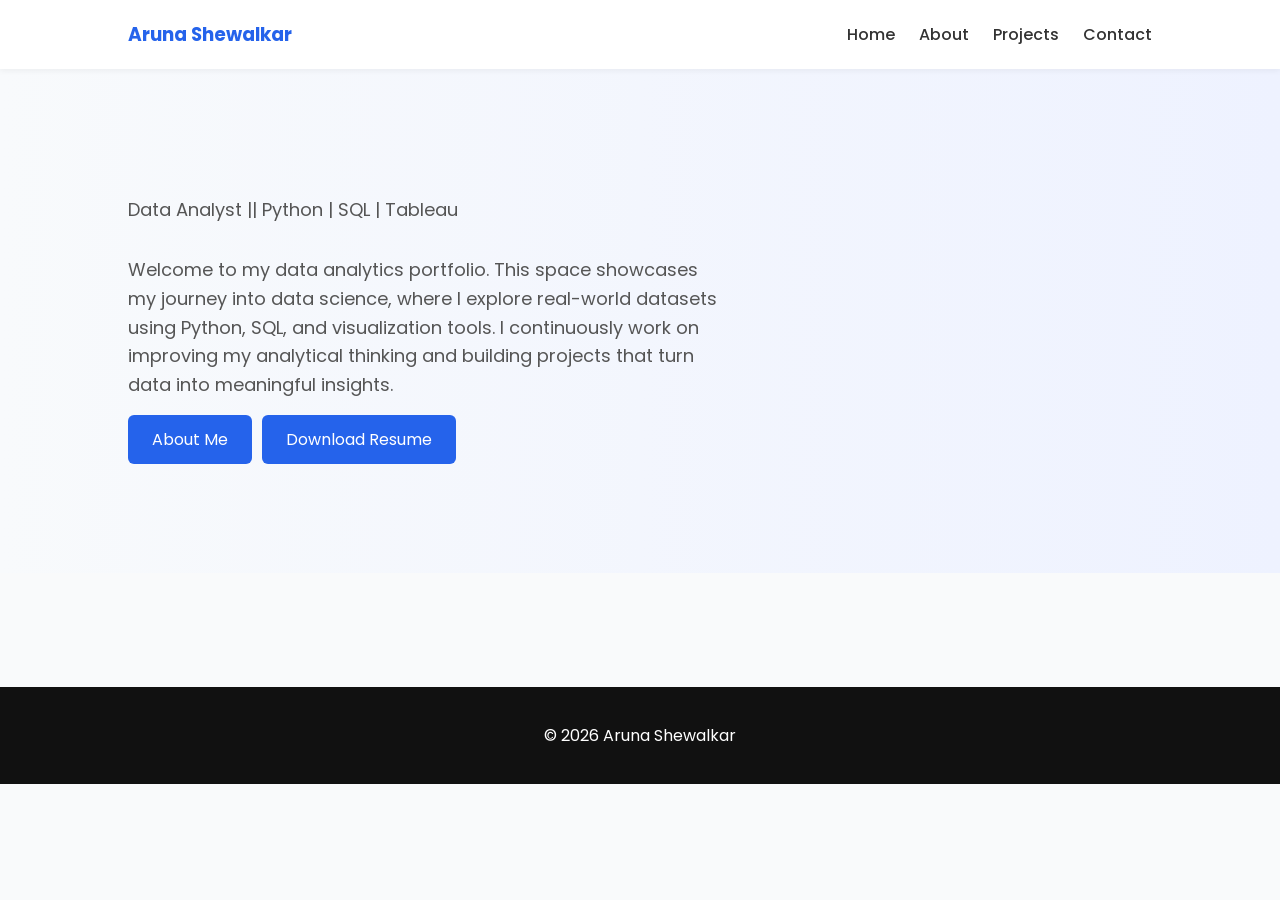
<file: index.html>
<!DOCTYPE html>
<html lang="en">
<head>
  <meta charset="UTF-8">
  <meta name="viewport" content="width=device-width, initial-scale=1.0">
  <title>Aruna Shewalkar | Data Analyst</title>

  <link href="https://fonts.googleapis.com/css2?family=Poppins:wght@300;500;600&display=swap" rel="stylesheet">

  <style>
    html {
      scroll-behavior: smooth;
    }

    body {
      margin: 0;
      font-family: 'Poppins', sans-serif;
      background: #f9fafb;
      color: #333;
    }

    /* NAVBAR */
    nav {
      display: flex;
      justify-content: space-between;
      align-items: center;
      padding: 20px 10%;
      background: white;
      box-shadow: 0 2px 6px rgba(0,0,0,0.05);
      position: sticky;
      top: 0;
    }

    nav h3 {
      margin: 0;
      color: #2563eb;
    }

    nav a {
      margin-left: 20px;
      text-decoration: none;
      color: #333;
      font-weight: 500;
    }

    nav a:hover {
      color: #2563eb;
    }

    /* HERO SECTION */
    .hero {
      height: 56vh;
      display: flex;
      flex-direction: column;
      justify-content: center;
      align-items: flex-start;
      padding: 0 10%;
      background: linear-gradient(to right, #f8fafc, #eef2ff);
    }

    .hero h1 {
      font-size: 42px;
      margin-bottom: 10px;
    }

    .hero p {
      font-size: 18px;
      color: #555;
      margin-bottom: 15px;
      max-width: 600px;
    }

    .intro {
      font-size: 16px;
      line-height: 1.6;
      color: #555;
      max-width: 600px;
      margin-bottom: 25px;
    }

    .buttons {
      display: flex;
      gap: 10px;
    }

    .btn {
      padding: 12px 24px;
      background: #2563eb;
      color: white;
      border-radius: 6px;
      text-decoration: none;
      display: inline-block;
    }

    /* CONTENT SECTION */
    .content {
      padding: 60px 0;
    }

    .container {
      max-width: 900px;
      margin-left: 10%;
    }

    .container h2 {
      margin-bottom: 15px;
    }

    .container p {
      line-height: 1.7;
      color: #444;
    }

    /* FOOTER */
    footer {
      text-align: center;
      padding: 20px;
      background: #111;
      color: white;
      margin-top: 114px;
    }

  </style>
</head>

<body>

  <!-- NAVBAR -->
  <nav>
    <h3>Aruna Shewalkar</h3>
    <div>
      <a href="#home">Home</a>
      <a href="about.html">About</a>
      <a href="project.html">Projects</a>
      <a href="contact.html">Contact</a>
    </div>
  </nav>

  <!-- HERO / HOME -->
  <section id="home" class="hero">
    

    <p>Data Analyst || Python | SQL | Tableau</p>

    <p class="intro">
      Welcome to my data analytics portfolio. This space showcases my journey into data science,
      where I explore real-world datasets using Python, SQL, and visualization tools.
      I continuously work on improving my analytical thinking and building projects that
      turn data into meaningful insights.
    </p>

    <div class="buttons">
      <a href="about.html" class="btn">About Me</a>
      <a href="Aruna_updated_Resume.pdf" class="btn" target="_blank">Download Resume</a>
    </div>
  </section>

  
  
  <!-- FOOTER -->
  <footer>
    <p>© 2026 Aruna Shewalkar</p>
  </footer>

</body>
</html>
</file>
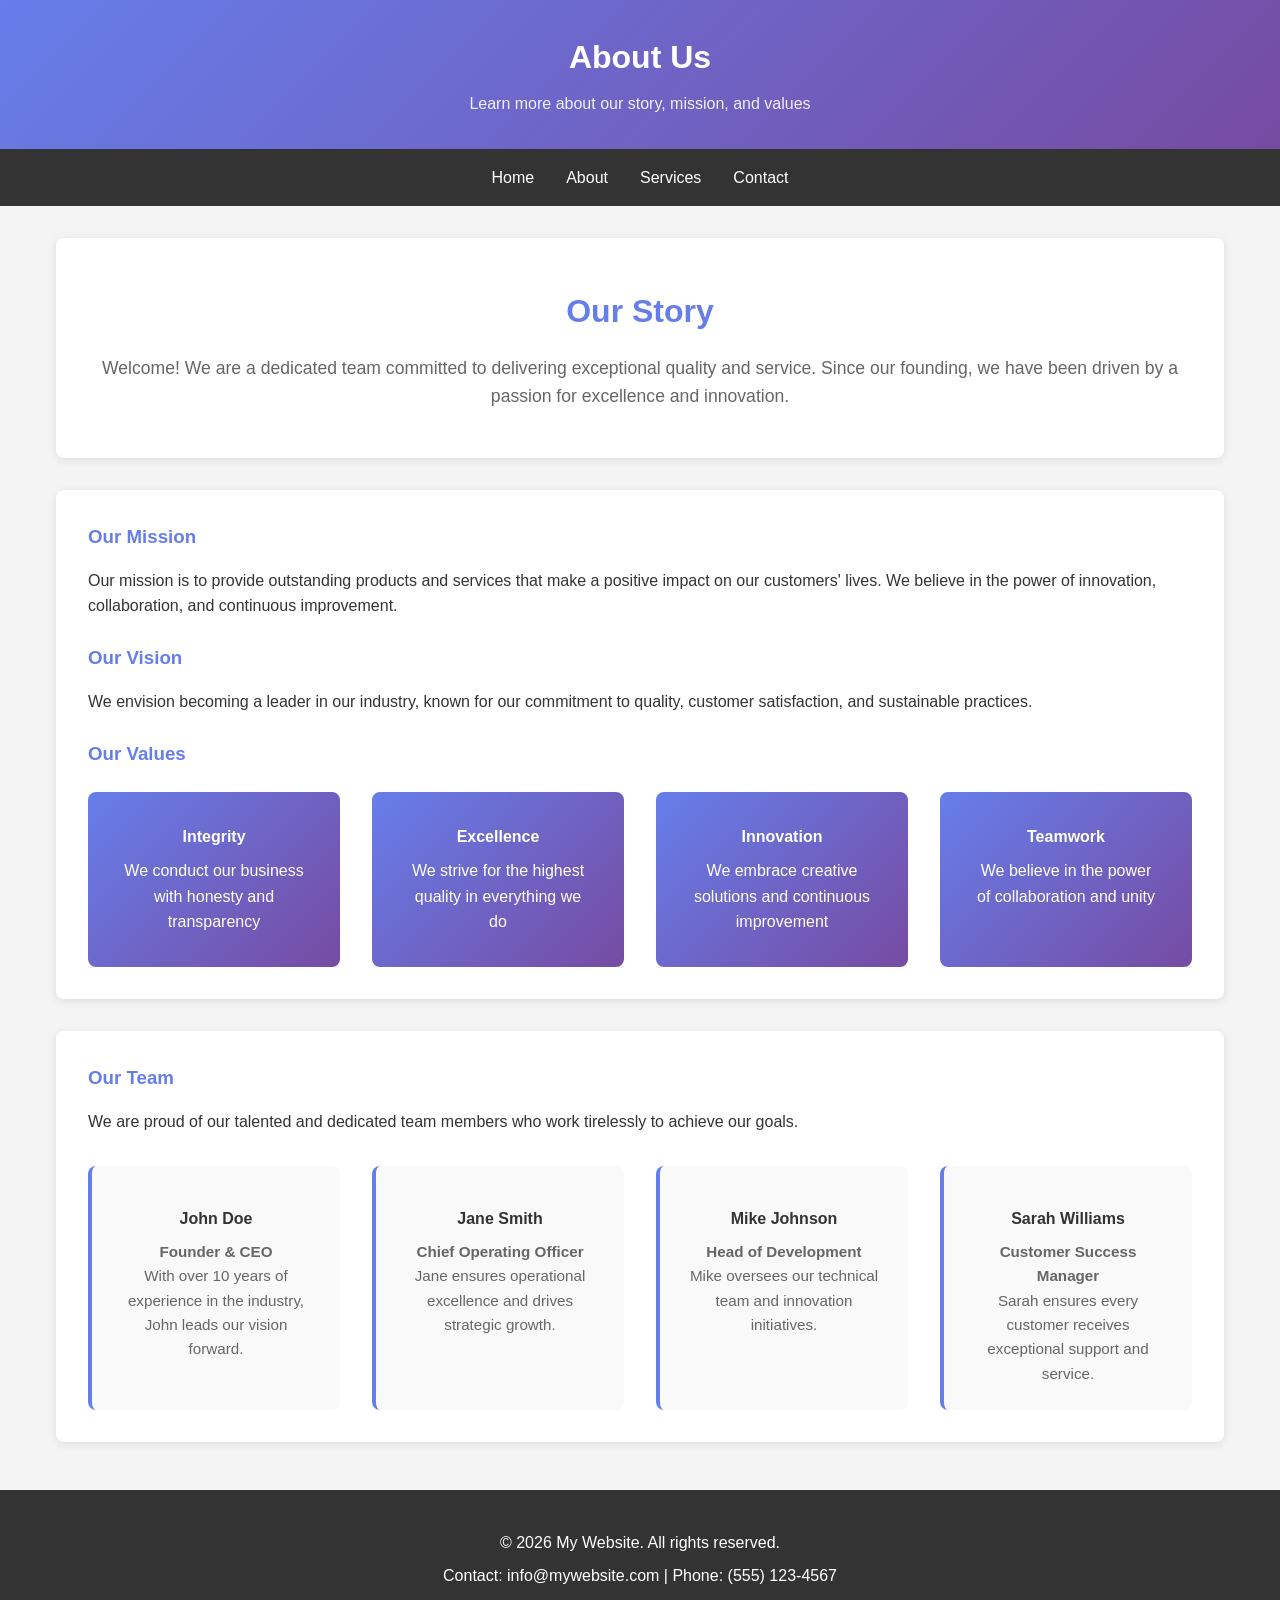
<file: about-us.html>
<!DOCTYPE html>
<html lang="en">
<head>
    <meta charset="UTF-8">
    <meta name="viewport" content="width=device-width, initial-scale=1.0">
    <meta name="description" content="Learn more about us">
    <title>About Us - My Website</title>
    <style>
        * {
            margin: 0;
            padding: 0;
            box-sizing: border-box;
        }

        body {
            font-family: 'Segoe UI', Tahoma, Geneva, Verdana, sans-serif;
            line-height: 1.6;
            color: #333;
            background-color: #f4f4f4;
        }

        header {
            background: linear-gradient(135deg, #667eea 0%, #764ba2 100%);
            color: white;
            padding: 2rem 0;
            box-shadow: 0 2px 5px rgba(0, 0, 0, 0.1);
        }

        header h1 {
            text-align: center;
            margin-bottom: 0.5rem;
        }

        header p {
            text-align: center;
            opacity: 0.9;
        }

        nav {
            background-color: #333;
            padding: 1rem 0;
            position: sticky;
            top: 0;
        }

        nav ul {
            list-style: none;
            display: flex;
            justify-content: center;
            gap: 2rem;
            flex-wrap: wrap;
        }

        nav a {
            color: white;
            text-decoration: none;
            transition: color 0.3s;
        }

        nav a:hover {
            color: #667eea;
        }

        main {
            max-width: 1200px;
            margin: 2rem auto;
            padding: 0 1rem;
        }

        .about-hero {
            background: white;
            padding: 3rem 2rem;
            margin-bottom: 2rem;
            border-radius: 8px;
            box-shadow: 0 2px 10px rgba(0, 0, 0, 0.1);
            text-align: center;
        }

        .about-hero h2 {
            color: #667eea;
            margin-bottom: 1rem;
            font-size: 2rem;
        }

        .about-hero p {
            font-size: 1.1rem;
            color: #666;
        }

        .content-section {
            background: white;
            padding: 2rem;
            margin-bottom: 2rem;
            border-radius: 8px;
            box-shadow: 0 2px 10px rgba(0, 0, 0, 0.1);
        }

        .content-section h3 {
            color: #667eea;
            margin-bottom: 1rem;
            margin-top: 1.5rem;
        }

        .content-section h3:first-child {
            margin-top: 0;
        }

        .team-container {
            display: grid;
            grid-template-columns: repeat(auto-fit, minmax(250px, 1fr));
            gap: 2rem;
            margin-top: 2rem;
        }

        .team-member {
            background: #f9f9f9;
            padding: 1.5rem;
            border-radius: 8px;
            text-align: center;
            border-left: 4px solid #667eea;
        }

        .team-member h4 {
            color: #333;
            margin: 1rem 0 0.5rem 0;
        }

        .team-member p {
            color: #666;
            font-size: 0.95rem;
        }

        .values-container {
            display: grid;
            grid-template-columns: repeat(auto-fit, minmax(200px, 1fr));
            gap: 2rem;
            margin-top: 1.5rem;
        }

        .value-box {
            background: linear-gradient(135deg, #667eea 0%, #764ba2 100%);
            color: white;
            padding: 2rem;
            border-radius: 8px;
            text-align: center;
        }

        .value-box h4 {
            margin-bottom: 0.5rem;
        }

        footer {
            background-color: #333;
            color: white;
            text-align: center;
            padding: 2rem 0;
            margin-top: 3rem;
        }

        footer p {
            margin: 0.5rem 0;
        }
    </style>
</head>
<body>
    <header>
        <h1>About Us</h1>
        <p>Learn more about our story, mission, and values</p>
    </header>

    <nav>
        <ul>
            <li><a href="index.html">Home</a></li>
            <li><a href="about-us.html">About</a></li>
            <li><a href="#services">Services</a></li>
            <li><a href="#contact">Contact</a></li>
        </ul>
    </nav>

    <main>
        <section class="about-hero">
            <h2>Our Story</h2>
            <p>Welcome! We are a dedicated team committed to delivering exceptional quality and service. Since our founding, we have been driven by a passion for excellence and innovation.</p>
        </section>

        <section class="content-section">
            <h3>Our Mission</h3>
            <p>Our mission is to provide outstanding products and services that make a positive impact on our customers' lives. We believe in the power of innovation, collaboration, and continuous improvement.</p>

            <h3>Our Vision</h3>
            <p>We envision becoming a leader in our industry, known for our commitment to quality, customer satisfaction, and sustainable practices.</p>

            <h3>Our Values</h3>
            <div class="values-container">
                <div class="value-box">
                    <h4>Integrity</h4>
                    <p>We conduct our business with honesty and transparency</p>
                </div>
                <div class="value-box">
                    <h4>Excellence</h4>
                    <p>We strive for the highest quality in everything we do</p>
                </div>
                <div class="value-box">
                    <h4>Innovation</h4>
                    <p>We embrace creative solutions and continuous improvement</p>
                </div>
                <div class="value-box">
                    <h4>Teamwork</h4>
                    <p>We believe in the power of collaboration and unity</p>
                </div>
            </div>
        </section>

        <section class="content-section">
            <h3>Our Team</h3>
            <p>We are proud of our talented and dedicated team members who work tirelessly to achieve our goals.</p>
            <div class="team-container">
                <div class="team-member">
                    <h4>John Doe</h4>
                    <p><strong>Founder & CEO</strong></p>
                    <p>With over 10 years of experience in the industry, John leads our vision forward.</p>
                </div>
                <div class="team-member">
                    <h4>Jane Smith</h4>
                    <p><strong>Chief Operating Officer</strong></p>
                    <p>Jane ensures operational excellence and drives strategic growth.</p>
                </div>
                <div class="team-member">
                    <h4>Mike Johnson</h4>
                    <p><strong>Head of Development</strong></p>
                    <p>Mike oversees our technical team and innovation initiatives.</p>
                </div>
                <div class="team-member">
                    <h4>Sarah Williams</h4>
                    <p><strong>Customer Success Manager</strong></p>
                    <p>Sarah ensures every customer receives exceptional support and service.</p>
                </div>
            </div>
        </section>
    </main>

    <footer>
        <p>&copy; 2026 My Website. All rights reserved.</p>
        <p>Contact: info@mywebsite.com | Phone: (555) 123-4567</p>
    </footer>
</body>
</html>
</file>
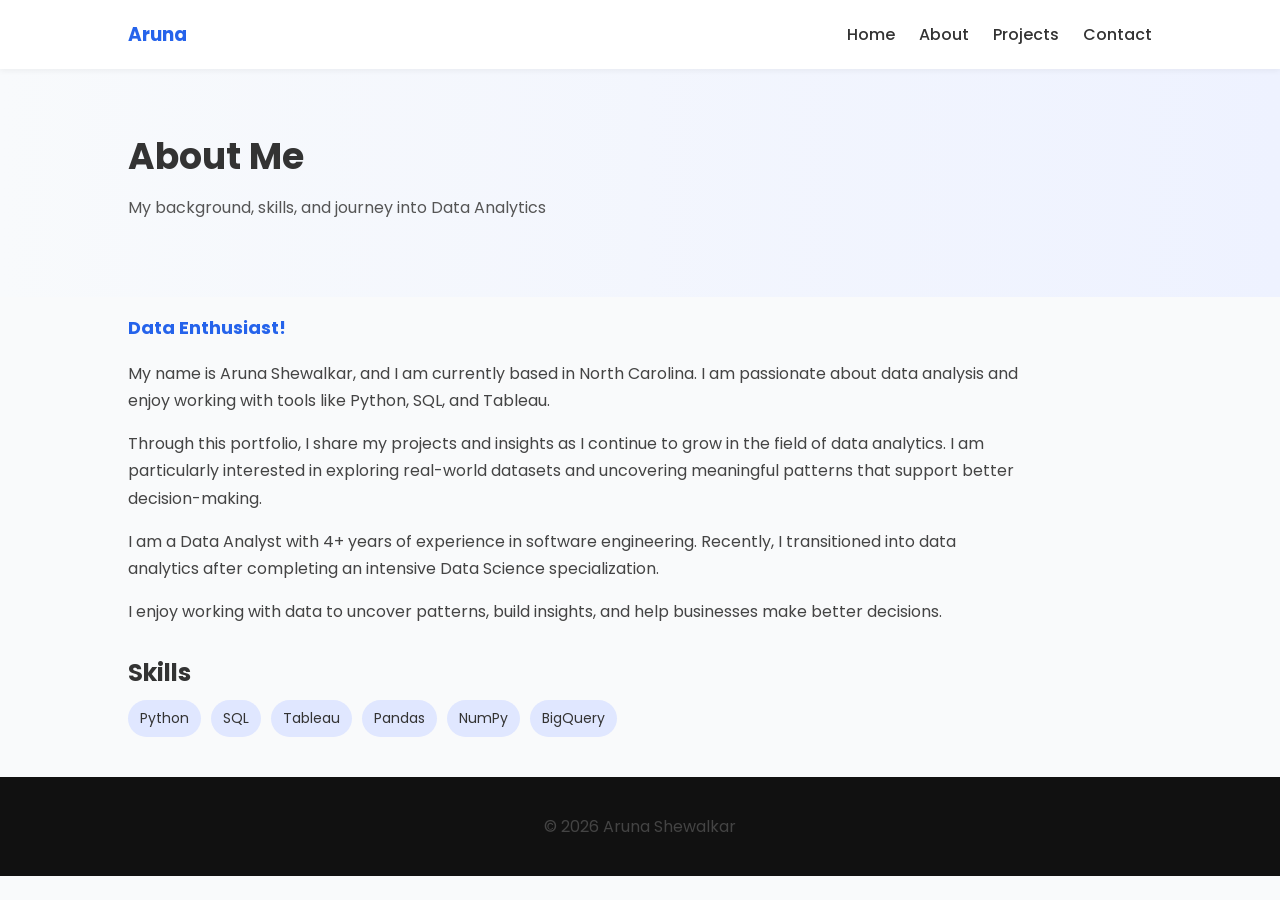
<file: about.html>
<!DOCTYPE html>
<html lang="en">
<head>
  <meta charset="UTF-8">
  <meta name="viewport" content="width=device-width, initial-scale=1.0">
  <title>About | Aruna Shewalkar</title>

  <link href="https://fonts.googleapis.com/css2?family=Poppins:wght@300;500;600&display=swap" rel="stylesheet">

  <style>
    body {
      margin: 0;
      font-family: 'Poppins', sans-serif;
      background: #f9fafb;
      color: #333;
    }

    /* NAVBAR */
    nav {
      display: flex;
      justify-content: space-between;
      align-items: center;
      padding: 20px 10%;
      background: white;
      box-shadow: 0 2px 6px rgba(0,0,0,0.05);
      position: sticky;
      top: 0;
    }

    nav h3 {
      margin: 0;
      color: #2563eb;
    }

    nav a {
      margin-left: 20px;
      text-decoration: none;
      color: #333;
      font-weight: 500;
    }

    nav a:hover {
      color: #2563eb;
    }

    /* HEADER */
    .header {
      padding: 60px 10%;
      background: linear-gradient(to right, #f8fafc, #eef2ff);
    }

    .header h1 {
      margin: 0;
      font-size: 36px;
    }

    .header p {
      margin-top: 10px;
      color: #555;
    }

    /* CONTENT */
    .container {
      max-width: 900px;
      margin-left: 10%;
      /*padding: 40px 0;*/
    }

    h2 {
      margin-top: 30px;
      margin-bottom: 10px;
    }

    p {
      line-height: 1.7;
      color: #444;
    }

    /* Highlight text */
    strong {
      color: #2563eb;
      font-size: 18px;
    }

    /* Skills */
    .skills {
      display: flex;
      flex-wrap: wrap;
      gap: 10px;
      margin-top: 10px;
    }

    .skill {
      background: #e0e7ff;
      padding: 8px 12px;
      border-radius: 20px;
      font-size: 14px;
    }

    /* FOOTER */
    footer {
      text-align: center;
      padding: 20px;
      background: #111;
      color: white;
      margin-top: 40px;
    }

  </style>
</head>

<body>

  <!-- NAVBAR -->
  <nav>
    <h3>Aruna</h3>
    <div>
      <a href="index.html">Home</a>
      <a href="about.html">About</a>
      <a href="project.html">Projects</a>
      <a href="contact.html">Contact</a>
    </div>
  </nav>

  <!-- HEADER -->
  <section class="header">
    <h1>About Me</h1>
    <p>My background, skills, and journey into Data Analytics</p>
  </section>

  <!-- CONTENT -->
  <div class="container">

    <!-- NEW INTRODUCTION -->
    <!--<h2>Introduction</h2>-->

    <p><strong>Data Enthusiast!</strong></p>

    <p>
      My name is Aruna Shewalkar, and I am currently based in North Carolina.
      I am passionate about data analysis and enjoy working with tools like Python, SQL, and Tableau.
    </p>

    <p>
      Through this portfolio, I share my projects and insights as I continue to grow
      in the field of data analytics. I am particularly interested in exploring real-world
      datasets and uncovering meaningful patterns that support better decision-making.
    </p>

    <!-- ABOUT -->


    <p>
      I am a Data Analyst with 4+ years of experience in software engineering.
      Recently, I transitioned into data analytics after completing an intensive
      Data Science specialization.
    </p>

    <p>
      I enjoy working with data to uncover patterns, build insights, and help
      businesses make better decisions.
    </p>

    <!-- SKILLS -->
    <h2>Skills</h2>

    <div class="skills">
      <span class="skill">Python</span>
      <span class="skill">SQL</span>
      <span class="skill">Tableau</span>
      <span class="skill">Pandas</span>
      <span class="skill">NumPy</span>
      <span class="skill">BigQuery</span>
    </div>

  </div>

  <!-- FOOTER -->
  <footer>
    <p>© 2026 Aruna Shewalkar</p>
  </footer>

</body>
</html>
</file>
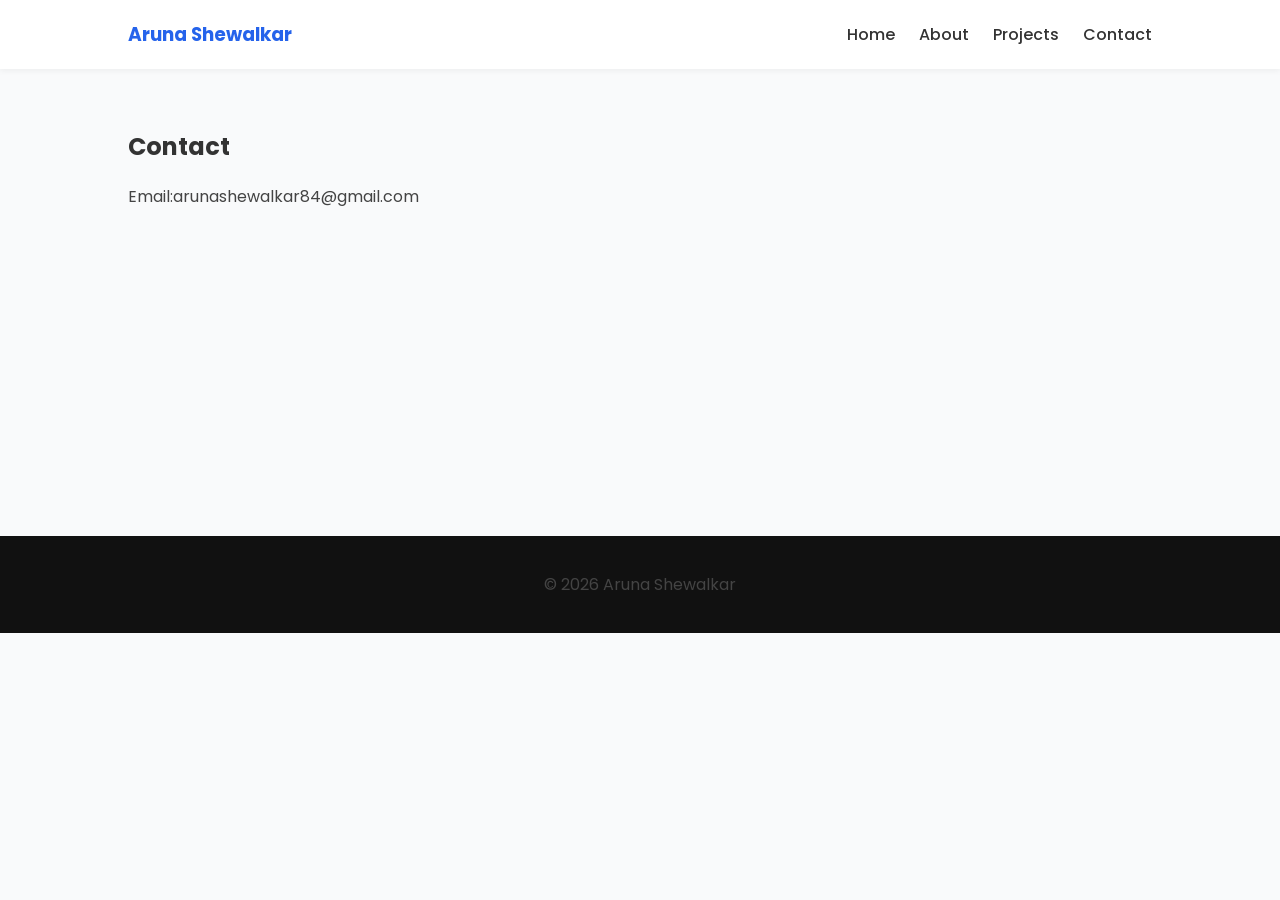
<file: contact.html>
<!DOCTYPE html>
<html lang="en">
<head>
  <meta charset="UTF-8">
  <meta name="viewport" content="width=device-width, initial-scale=1.0">
  <title>Contact | Aruna Shewalkar</title>

  <link href="https://fonts.googleapis.com/css2?family=Poppins:wght@300;500;600&display=swap" rel="stylesheet">

  <style>
    body {
      margin: 0;
      font-family: 'Poppins', sans-serif;
      background: #f9fafb;
      color: #333;
    }

    /* NAVBAR (same as other pages) */
    nav {
      display: flex;
      justify-content: space-between;
      align-items: center;
      padding: 20px 10%;
      background: white;
      box-shadow: 0 2px 6px rgba(0,0,0,0.05);
      position: sticky;
      top: 0;
    }

    nav h3 {
      margin: 0;
      color: #2563eb;
    }

    nav a {
      margin-left: 20px;
      text-decoration: none;
      color: #333;
      font-weight: 500;
    }

    nav a:hover {
      color: #2563eb;
    }

    /* HEADER (same as About/Home) */
    .header {
      padding: 60px 10%;
      background: linear-gradient(to right, #f8fafc, #eef2ff);
    }

    .header h1 {
      margin: 0;
      font-size: 36px;
    }

    .header p {
      margin-top: 10px;
      color: #555;
    }

    /* CONTENT (simple like screenshot) */
    .container {
      max-width: 900px;
      margin-left: 10%;
      padding: 40px 0;
    }

    h2 {
      margin-bottom: 20px;
    }

    p {
      font-size: 16px;
      color: #444;
    }

    a {
      color: #2563eb;
      text-decoration: none;
    }

    /* FOOTER */
    footer {
      text-align: center;
      padding: 20px;
      background: #111;
      color: white;
      margin-top: 271px;
    }

  </style>
</head>

<body>

  <!-- NAVBAR -->
  <nav>
    <h3>Aruna Shewalkar</h3>
    <div>
      <a href="index.html">Home</a>
      <a href="about.html">About</a>
      <a href="#">Projects</a>
      <a href="contact.html">Contact</a>
    </div>
  </nav>

  <!-- HEADER -->
  

  <!-- SIMPLE CONTENT -->
  <div class="container">
    <h2>Contact</h2>

    <p>
      Email:arunashewalkar84@gmail.com
    </p>
  </div>

  <!-- FOOTER -->
  <footer>
    <p>© 2026 Aruna Shewalkar</p>
  </footer>

</body>
</html>
</file>
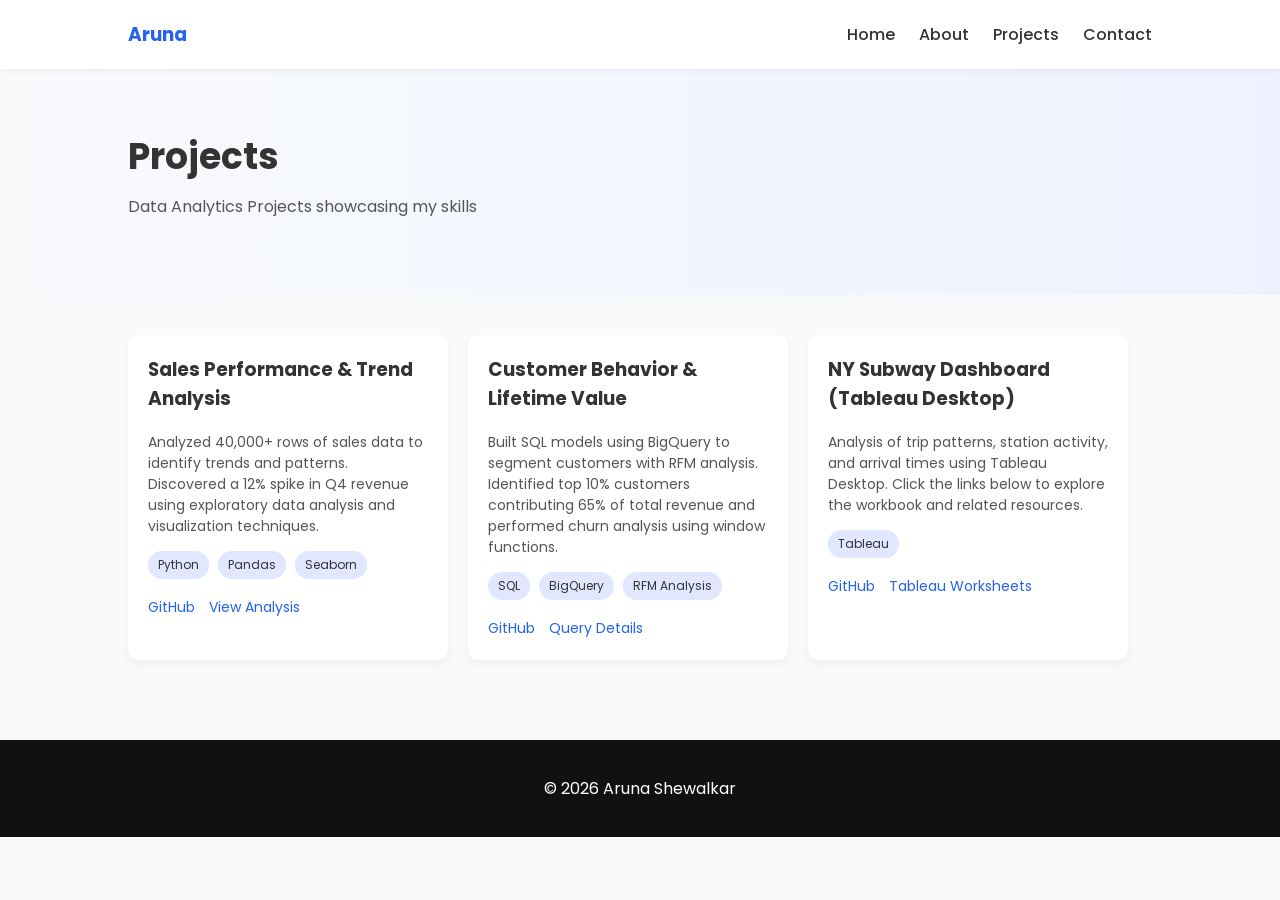
<file: project.html>
<!DOCTYPE html>
<html lang="en">
<head>
  <meta charset="UTF-8">
  <meta name="viewport" content="width=device-width, initial-scale=1.0">
  <title>Projects | Aruna Shewalkar</title>

  <link href="https://fonts.googleapis.com/css2?family=Poppins:wght@300;500;600&display=swap" rel="stylesheet">

  <style>
    body {
      margin: 0;
      font-family: 'Poppins', sans-serif;
      background: #f9fafb;
      color: #333;
    }

    /* NAVBAR */
    nav {
      display: flex;
      justify-content: space-between;
      align-items: center;
      padding: 20px 10%;
      background: white;
      box-shadow: 0 2px 6px rgba(0,0,0,0.05);
      position: sticky;
      top: 0;
    }

    nav h3 {
      margin: 0;
      color: #2563eb;
    }

    nav a {
      margin-left: 20px;
      text-decoration: none;
      color: #333;
      font-weight: 500;
    }

    nav a:hover {
      color: #2563eb;
    }

    /* HEADER */
    .header {
      padding: 60px 10%;
      background: linear-gradient(to right, #f8fafc, #eef2ff);
    }

    .header h1 {
      margin: 0;
      font-size: 36px;
    }

    .header p {
      margin-top: 10px;
      color: #555;
    }

    /* CONTAINER */
    .container {
      max-width: 1000px;
      margin-left: 10%;
      padding: 40px 0;
    }

    /* PROJECT CARDS */
    .projects {
      display: grid;
      grid-template-columns: repeat(auto-fit, minmax(280px, 1fr));
      gap: 20px;
    }

    .card {
      background: white;
      padding: 20px;
      border-radius: 10px;
      box-shadow: 0 4px 10px rgba(0,0,0,0.05);
    }

    .card h3 {
      margin-top: 0;
    }

    .card p {
      font-size: 14px;
      color: #555;
    }

    .tags {
      margin-top: 10px;
    }

    .tag {
      display: inline-block;
      background: #e0e7ff;
      padding: 5px 10px;
      border-radius: 15px;
      font-size: 12px;
      margin-right: 5px;
    }

    .links {
      margin-top: 15px;
    }

    .links a {
      text-decoration: none;
      color: #2563eb;
      font-size: 14px;
      margin-right: 10px;
    }

    /* FOOTER */
    footer {
      text-align: center;
      padding: 20px;
      background: #111;
      color: white;
      margin-top: 40px;
    }

  </style>
</head>

<body>

  <!-- NAVBAR -->
  <nav>
    <h3>Aruna</h3>
    <div>
      <a href="index.html">Home</a>
      <a href="about.html">About</a>
      <a href="project.html">Projects</a>
      <a href="contact.html">Contact</a>
    </div>
  </nav>

  <!-- HEADER -->
  <section class="header">
    <h1>Projects</h1>
    <p>Data Analytics Projects showcasing my skills</p>
  </section>

  <!-- PROJECTS -->
  <div class="container">

    <div class="projects">

      <!-- PROJECT 1 -->
      <div class="card">
        <h3>Sales Performance & Trend Analysis</h3>
        <p>
          Analyzed 40,000+ rows of sales data to identify trends and patterns.
          Discovered a 12% spike in Q4 revenue using exploratory data analysis
          and visualization techniques.
        </p>

        <div class="tags">
          <span class="tag">Python</span>
          <span class="tag">Pandas</span>
          <span class="tag">Seaborn</span>
        </div>

        <div class="links">
          <a href="https://github.com/ArunaShewalkar-Data-Analyst/sales-analysis" target="_blank">GitHub</a>
          <a href="sales_analysis.html">View Analysis</a>
        </div>
      </div>

      <!-- PROJECT 2 -->
      <div class="card">
        <h3>Customer Behavior & Lifetime Value</h3>
        <p>
          Built SQL models using BigQuery to segment customers with RFM analysis.
          Identified top 10% customers contributing 65% of total revenue and
          performed churn analysis using window functions.
        </p>

        <div class="tags">
          <span class="tag">SQL</span>
          <span class="tag">BigQuery</span>
          <span class="tag">RFM Analysis</span>
        </div>

        <div class="links">
          <a href="https://github.com/ArunaShewalkar-Data-Analyst/customer-behavior-analysis" target="_blank">GitHub</a>
          <a href="rfm_analysis.html">Query Details</a>
        </div>
      </div>

      <!-- ======================= Tableau Section ======================= -->
<div class="card">
  <h3>NY Subway Dashboard (Tableau Desktop)</h3>
  <p>
    Analysis of trip patterns, station activity, and arrival times using Tableau Desktop.
    Click the links below to explore the workbook and related resources.
  </p>

  <div class="tags">
          <span class="tag">Tableau</span>

        </div>
  <div class="links">
    <a href="https://github.com/ArunaShewalkar-Data-Analyst/ny-subway-dashboard" target="_blank">GitHub</a>
    <a href="tableau_NY_subway.html" target="_blank">Tableau Worksheets</a>
  </div>
</div>
<!-- ======================= End Tableau Section ======================= -->

    </div>

  </div>

  <!-- FOOTER -->
  <footer>
    <p>© 2026 Aruna Shewalkar</p>
  </footer>

</body>
</html>
</file>
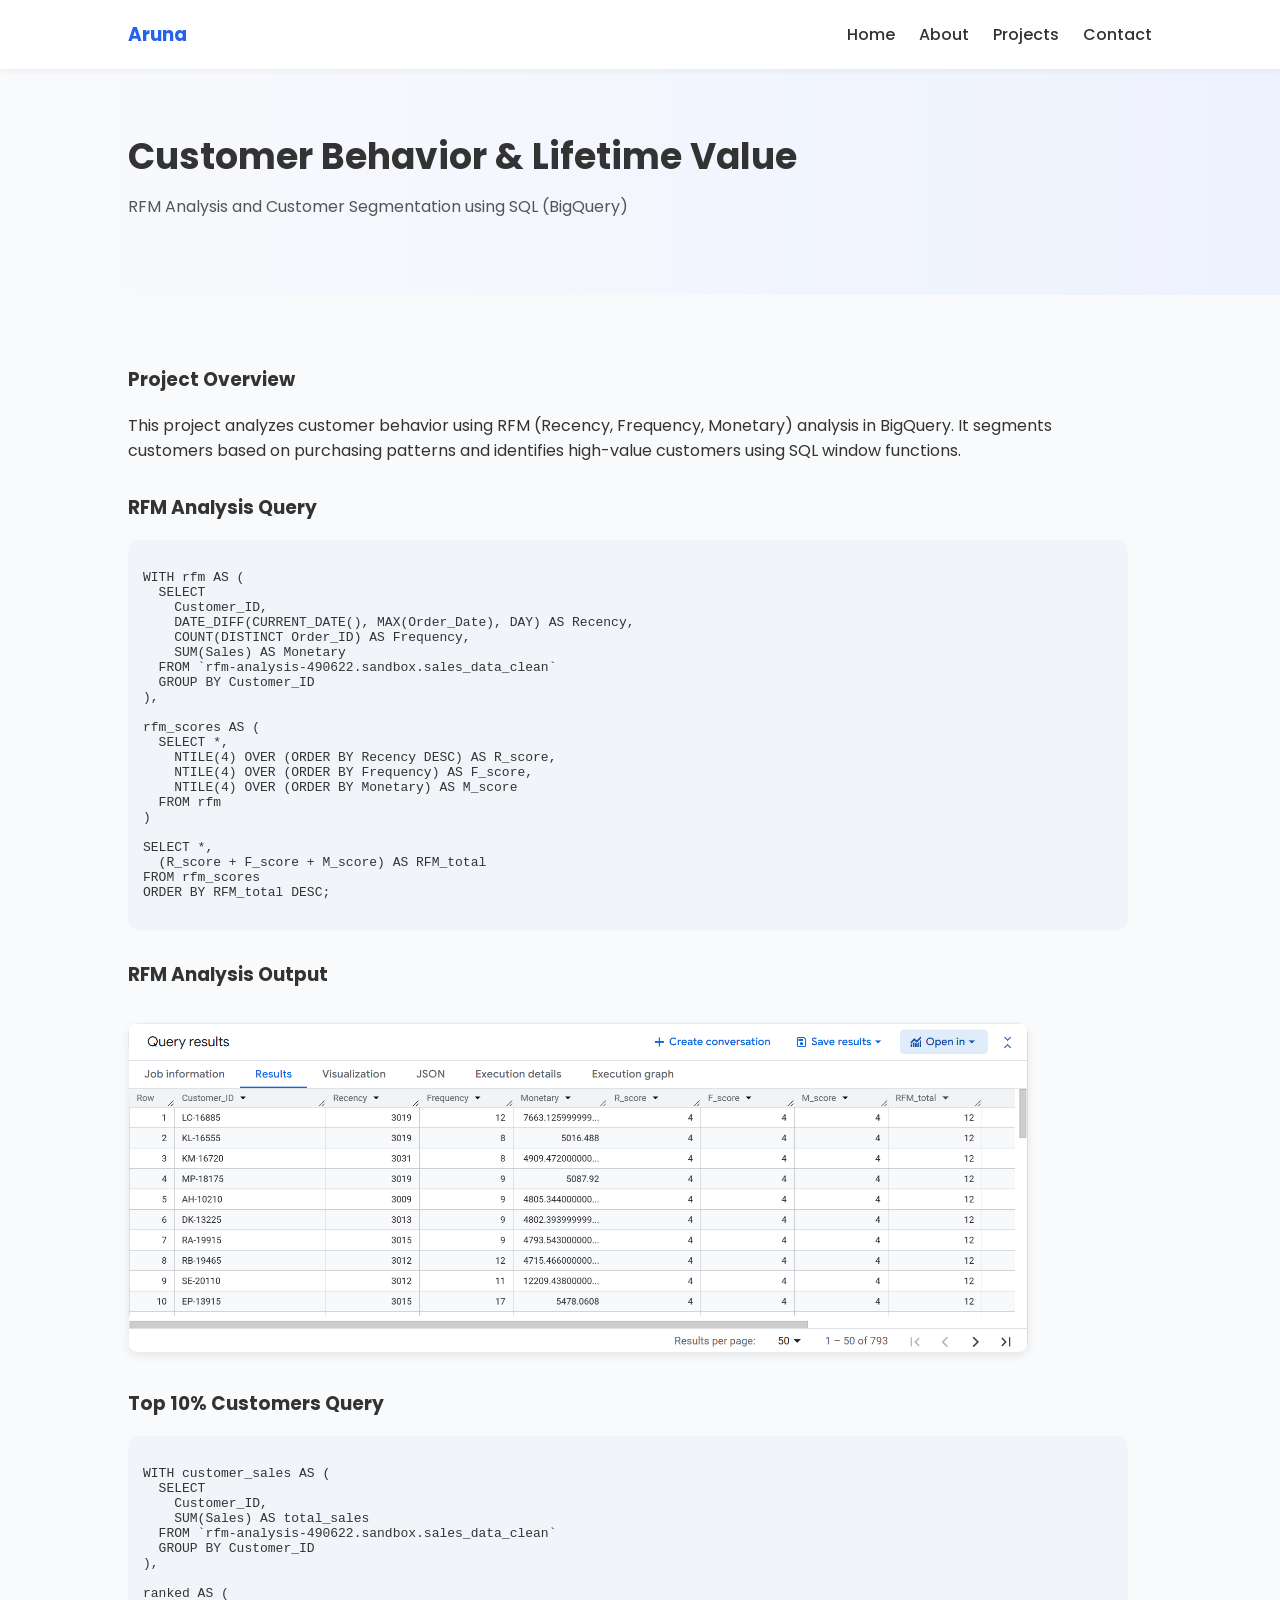
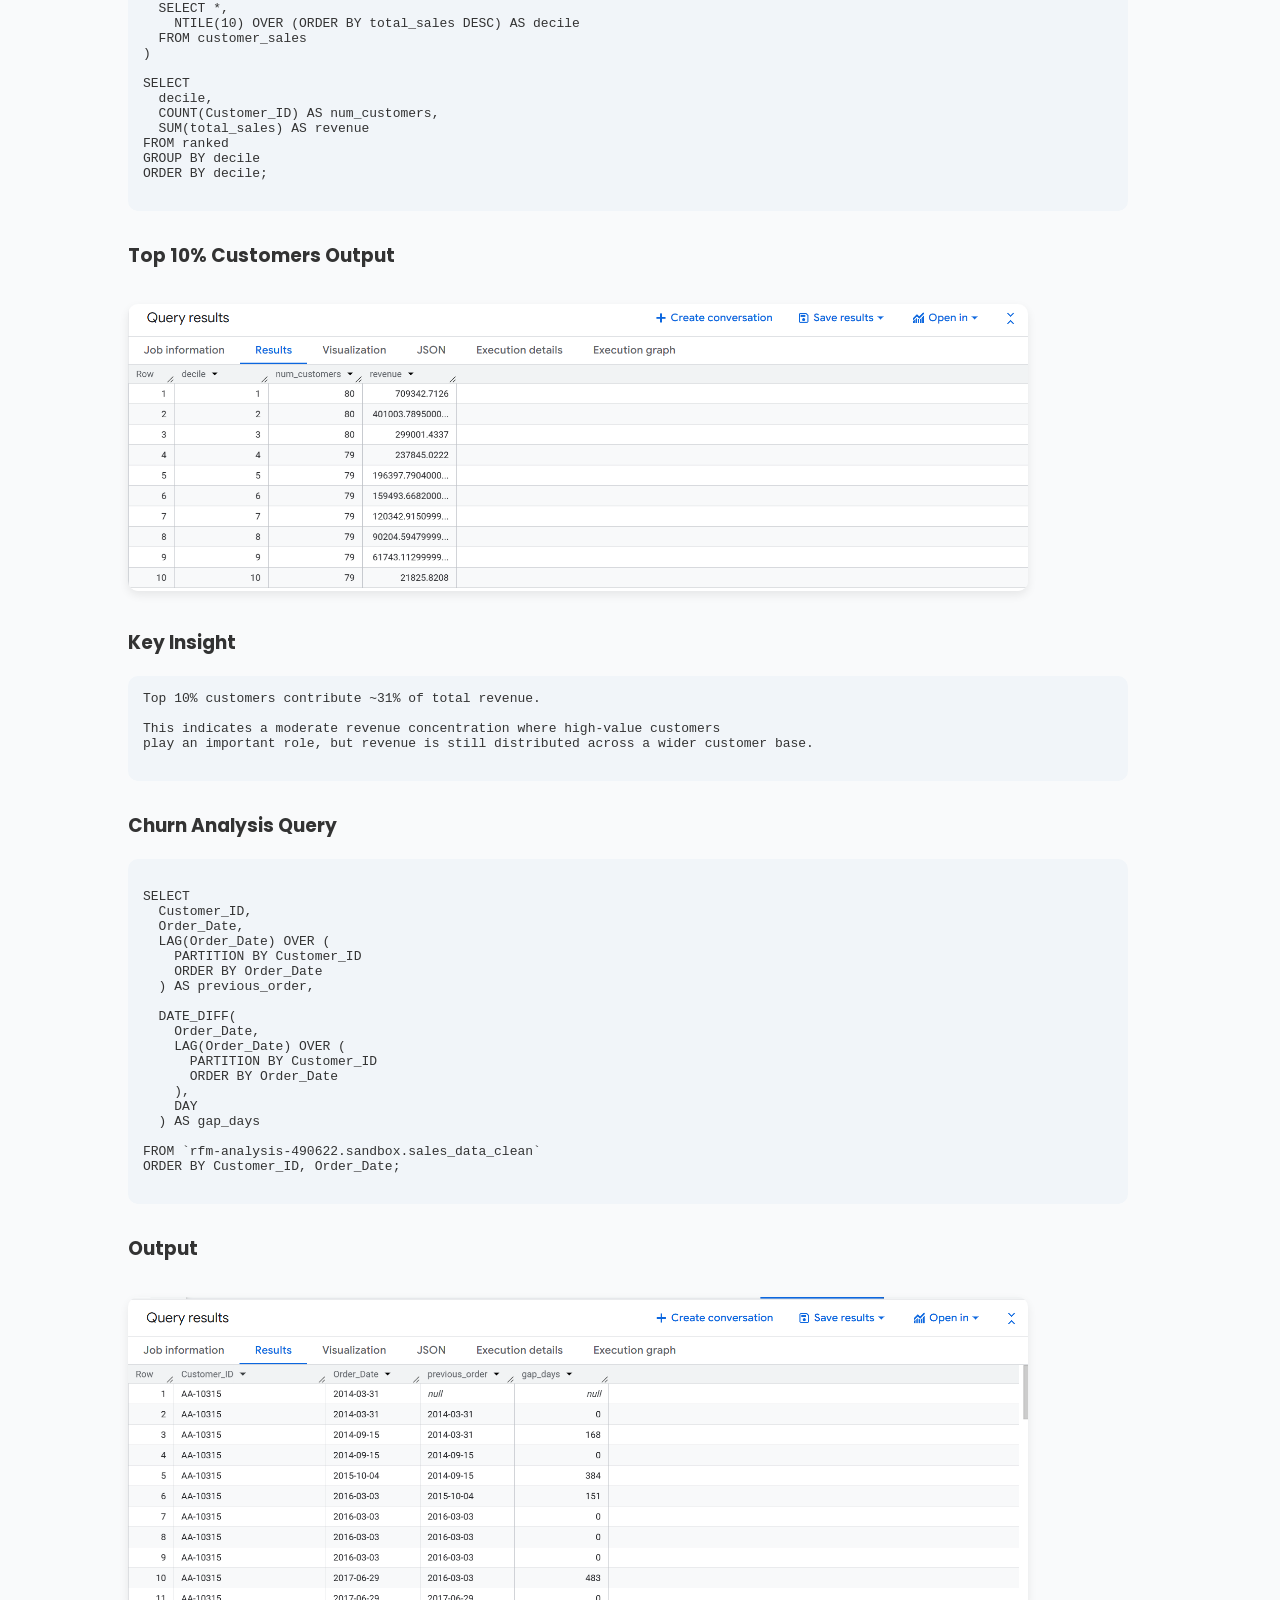
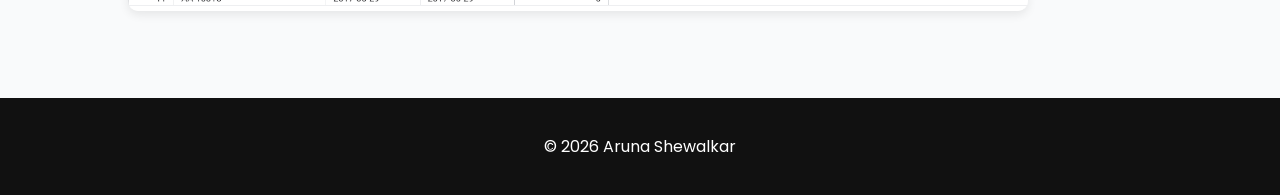
<file: rfm_analysis.html>
<!DOCTYPE html>
<html lang="en">
<head>
  <meta charset="UTF-8">
  <meta name="viewport" content="width=device-width, initial-scale=1.0">
  <title>Customer Analysis | Aruna Shewalkar</title>

  <link href="https://fonts.googleapis.com/css2?family=Poppins:wght@300;500;600&display=swap" rel="stylesheet">

  <style>
    body {
      margin: 0;
      font-family: 'Poppins', sans-serif;
      background: #f9fafb;
      color: #333;
    }

    /* NAVBAR */
    nav {
      display: flex;
      justify-content: space-between;
      align-items: center;
      padding: 20px 10%;
      background: white;
      box-shadow: 0 2px 6px rgba(0,0,0,0.05);
      position: sticky;
      top: 0;
    }

    nav h3 {
      margin: 0;
      color: #2563eb;
    }

    nav a {
      margin-left: 20px;
      text-decoration: none;
      color: #333;
      font-weight: 500;
    }

    nav a:hover {
      color: #2563eb;
    }

    /* HEADER */
    .header {
      padding: 60px 10%;
      background: linear-gradient(to right, #f8fafc, #eef2ff);
    }

    .header h1 {
      margin: 0;
      font-size: 36px;
    }

    .header p {
      margin-top: 10px;
      color: #555;
    }

    /* CONTAINER */
    .container {
      max-width: 1000px;
      margin-left: 10%;
      padding: 40px 0;
    }

    h3 {
      margin-top: 30px;
    }

    pre {
      background: #f1f5f9;
      padding: 15px;
      border-radius: 10px;
      overflow-x: auto;
    }
    img {
  width: 100%;
  max-width: 900px;
  border-radius: 10px;
  margin-top: 15px;
  box-shadow: 0 4px 10px rgba(0,0,0,0.08);
}

    footer {
      text-align: center;
      padding: 20px;
      background: #111;
      color: white;
      margin-top: 40px;
    }
  </style>
</head>

<body>

  <!-- NAVBAR -->
  <nav>
    <h3>Aruna</h3>
    <div>
      <a href="index.html">Home</a>
      <a href="about.html">About</a>
      <a href="project.html">Projects</a>
      <a href="contact.html">Contact</a>
    </div>
  </nav>

  <!-- HEADER -->
  <section class="header">
    <h1>Customer Behavior & Lifetime Value</h1>
    <p>RFM Analysis and Customer Segmentation using SQL (BigQuery)</p>
  </section>

  <!-- CONTENT -->
  <div class="container">

    <h3>Project Overview</h3>
    <p>
      This project analyzes customer behavior using RFM (Recency, Frequency, Monetary) analysis in BigQuery.
      It segments customers based on purchasing patterns and identifies high-value customers using SQL window functions.
    </p>

    <h3>RFM Analysis Query</h3>
    <pre><code>
WITH rfm AS (
  SELECT
    Customer_ID,
    DATE_DIFF(CURRENT_DATE(), MAX(Order_Date), DAY) AS Recency,
    COUNT(DISTINCT Order_ID) AS Frequency,
    SUM(Sales) AS Monetary
  FROM `rfm-analysis-490622.sandbox.sales_data_clean`
  GROUP BY Customer_ID
),

rfm_scores AS (
  SELECT *,
    NTILE(4) OVER (ORDER BY Recency DESC) AS R_score,
    NTILE(4) OVER (ORDER BY Frequency) AS F_score,
    NTILE(4) OVER (ORDER BY Monetary) AS M_score
  FROM rfm
)

SELECT *,
  (R_score + F_score + M_score) AS RFM_total
FROM rfm_scores
ORDER BY RFM_total DESC;
    </code></pre>
  <h3>RFM Analysis Output</h3>
<img src="rfm_analysis.png" alt="RFM Output">

    <h3>Top 10% Customers Query</h3>
    <pre><code>
WITH customer_sales AS (
  SELECT
    Customer_ID,
    SUM(Sales) AS total_sales
  FROM `rfm-analysis-490622.sandbox.sales_data_clean`
  GROUP BY Customer_ID
),

ranked AS (
  SELECT *,
    NTILE(10) OVER (ORDER BY total_sales DESC) AS decile
  FROM customer_sales
)

SELECT
  decile,
  COUNT(Customer_ID) AS num_customers,
  SUM(total_sales) AS revenue
FROM ranked
GROUP BY decile
ORDER BY decile;
    </code></pre>
<h3>Top 10% Customers Output</h3>
<img src="rfm_top_10_perscent.png" alt="Top Customers Output">
    <h3>Key Insight</h3>
    <pre>
Top 10% customers contribute ~31% of total revenue.

This indicates a moderate revenue concentration where high-value customers
play an important role, but revenue is still distributed across a wider customer base.
    </pre>

    <h3>Churn Analysis Query</h3>
    <pre><code>
SELECT
  Customer_ID,
  Order_Date,
  LAG(Order_Date) OVER (
    PARTITION BY Customer_ID
    ORDER BY Order_Date
  ) AS previous_order,

  DATE_DIFF(
    Order_Date,
    LAG(Order_Date) OVER (
      PARTITION BY Customer_ID
      ORDER BY Order_Date
    ),
    DAY
  ) AS gap_days

FROM `rfm-analysis-490622.sandbox.sales_data_clean`
ORDER BY Customer_ID, Order_Date;
    </code></pre>
<h3>Output</h3>
<img src="rfm_churn_analysis.png" alt="churn analysis Output">
  </div>

  <!-- FOOTER -->
  <footer>
    <p>© 2026 Aruna Shewalkar</p>
  </footer>

</body>
</html>
</file>
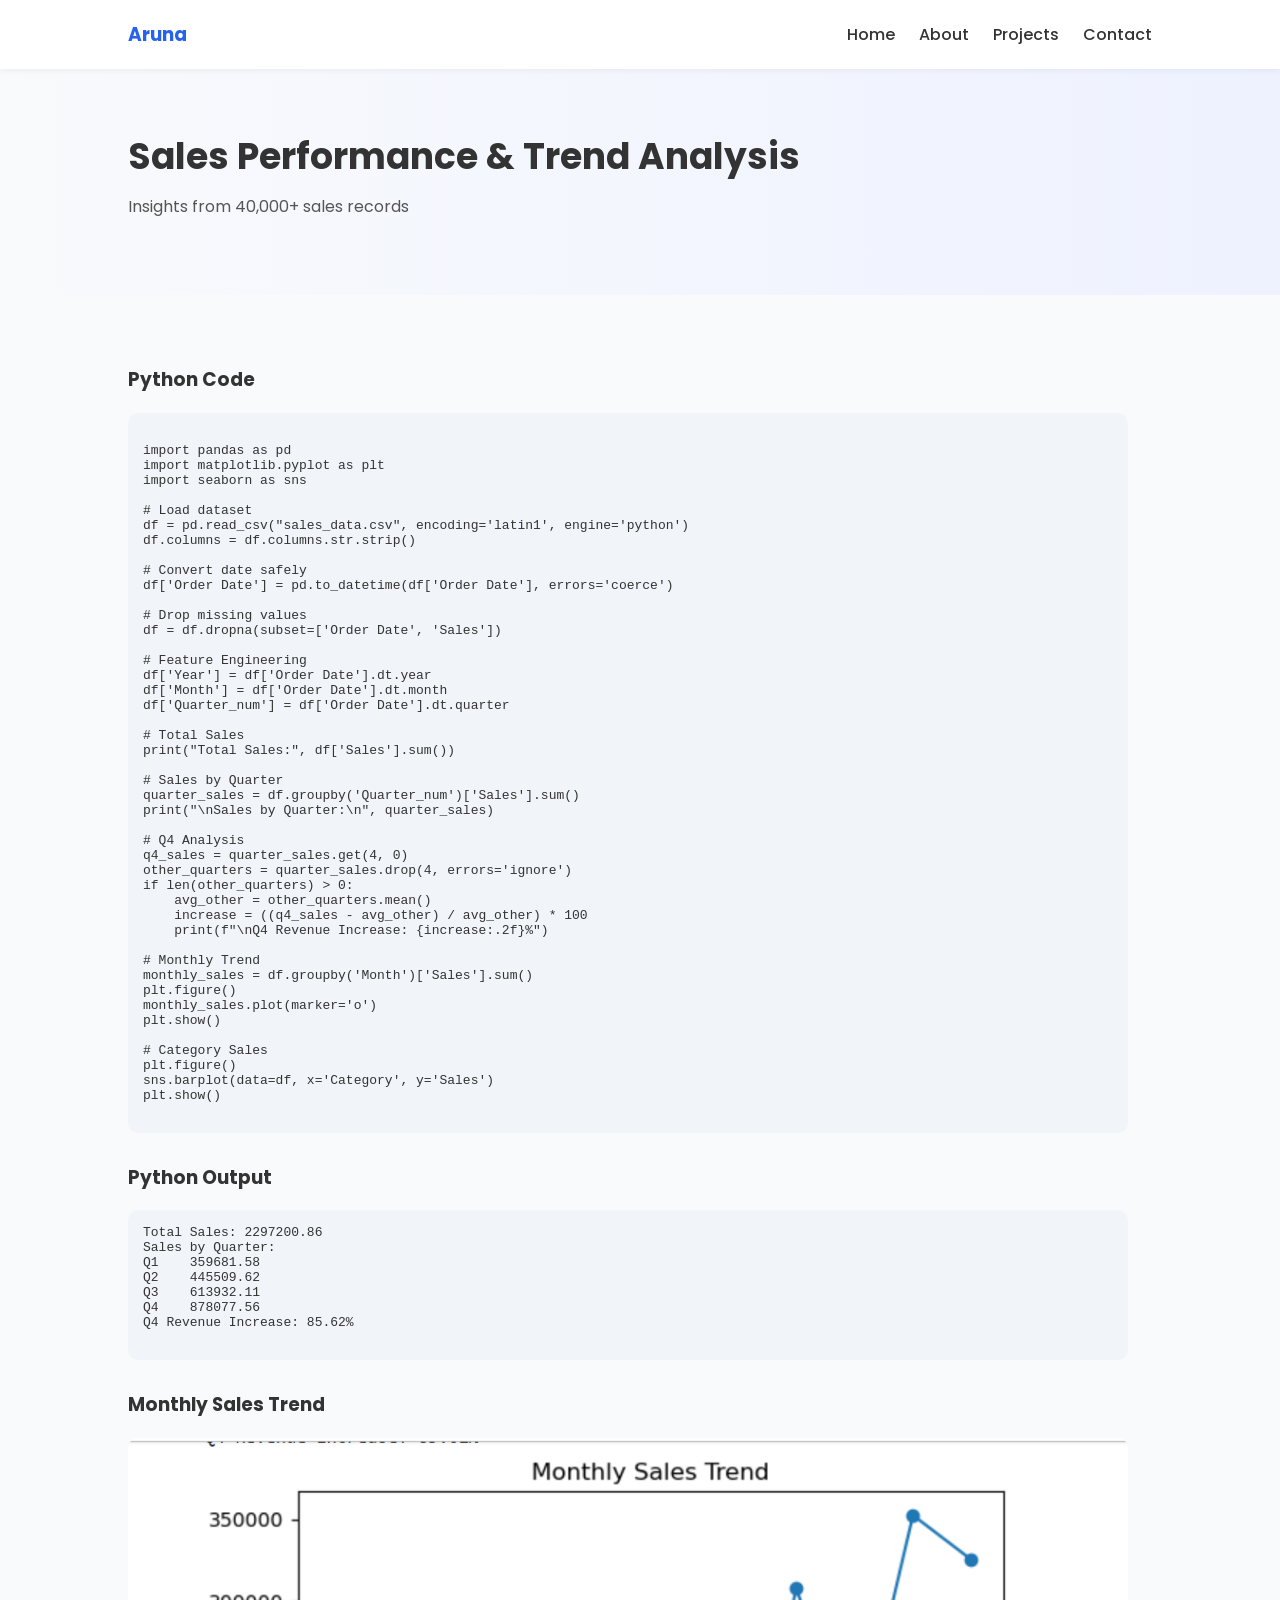
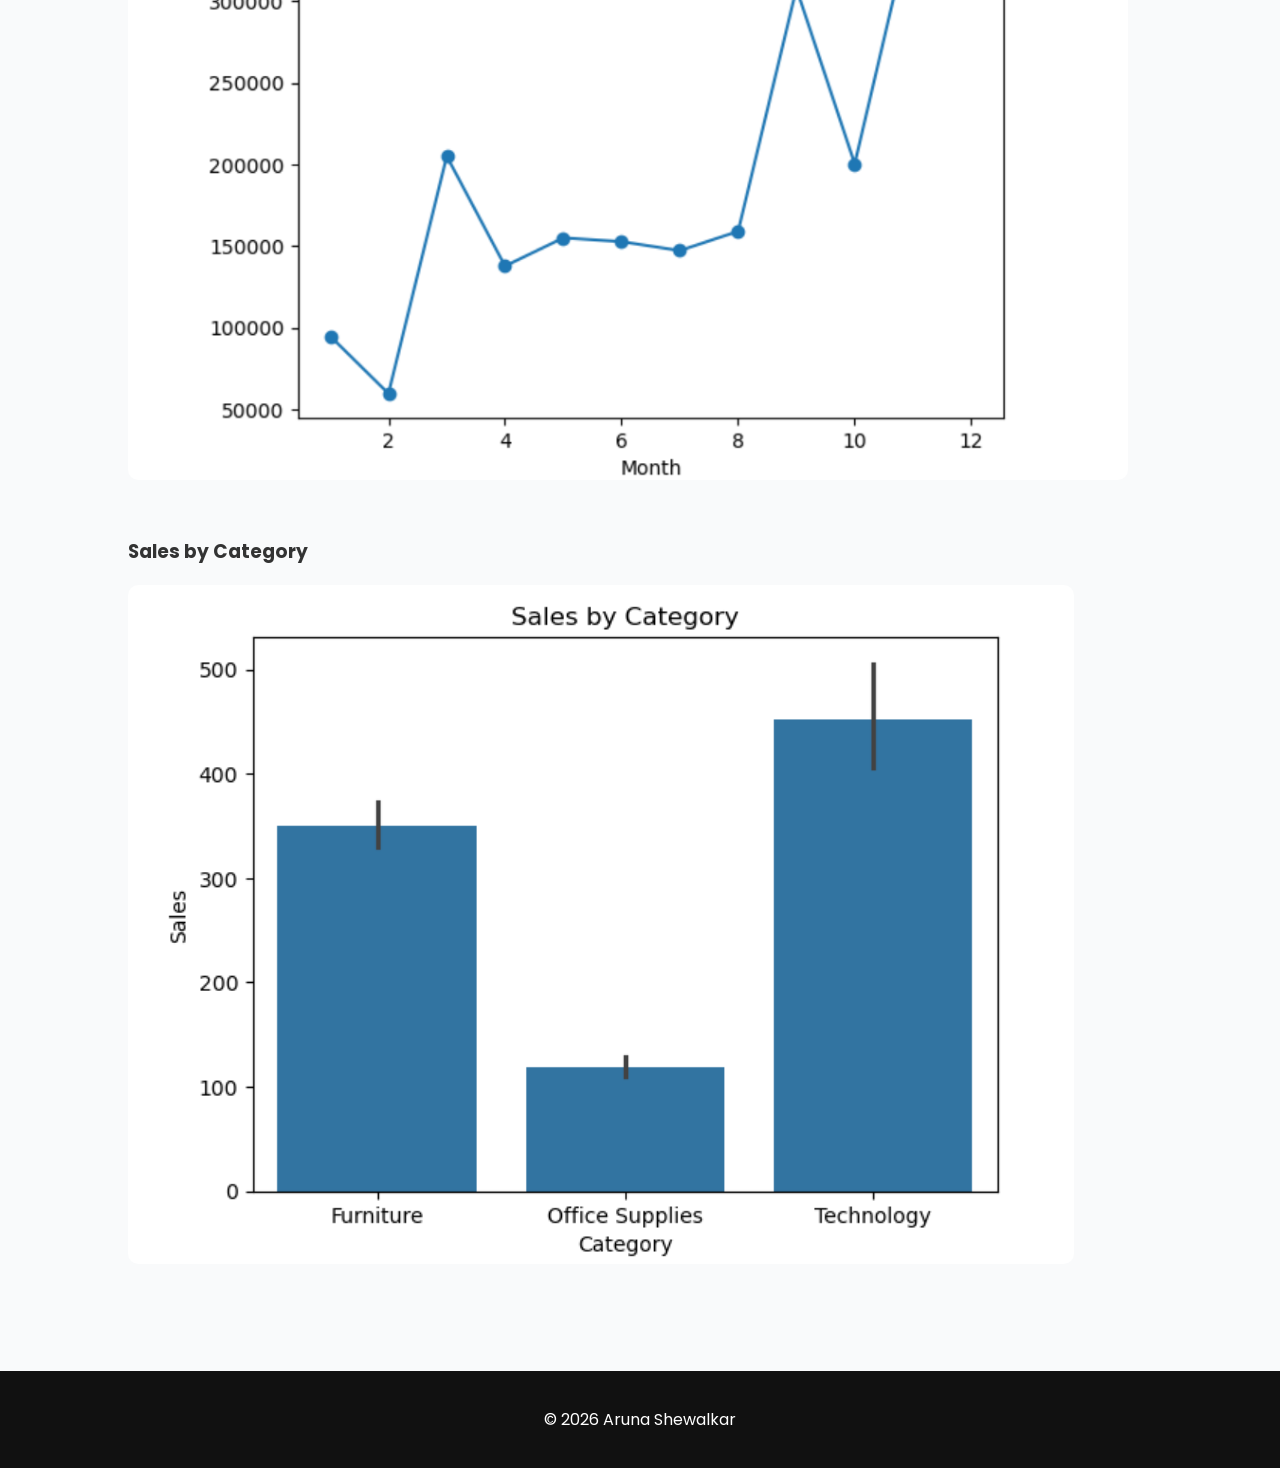
<file: sales_analysis.html>
<!DOCTYPE html>
<html lang="en">
<head>
  <meta charset="UTF-8">
  <meta name="viewport" content="width=device-width, initial-scale=1.0">
  <title>Sales Analysis | Aruna Shewalkar</title>
  <link href="https://fonts.googleapis.com/css2?family=Poppins:wght@300;500;600&display=swap" rel="stylesheet">
  <style>
    body { margin:0; font-family:'Poppins',sans-serif; background:#f9fafb; color:#333; }
    nav { display:flex; justify-content:space-between; align-items:center; padding:20px 10%; background:white; box-shadow:0 2px 6px rgba(0,0,0,0.05); position:sticky; top:0; }
    nav h3 { margin:0; color:#2563eb; }
    nav a { margin-left:20px; text-decoration:none; color:#333; font-weight:500; }
    nav a:hover { color:#2563eb; }
    .header { padding:60px 10%; background: linear-gradient(to right, #f8fafc, #eef2ff); }
    .header h1 { margin:0; font-size:36px; }
    .header p { margin-top:10px; color:#555; }
    .container { max-width:1000px; margin-left:10%; padding:40px 0; }
    .analysis h3 { margin-top:30px; }
    pre { background:#f1f5f9; padding:15px; border-radius:10px; overflow-x:auto; }
    img { max-width:100%; margin-bottom:20px; border-radius:10px; }
    footer { text-align:center; padding:20px; background:#111; color:white; margin-top:40px; }
  </style>
</head>
<body>

  <!-- NAVBAR -->
  <nav>
    <h3>Aruna</h3>
    <div>
      <a href="index.html">Home</a>
      <a href="about.html">About</a>
      <a href="project.html">Projects</a>
      <a href="contact.html">Contact</a>
    </div>
  </nav>

  <!-- HEADER -->
  <section class="header">
    <h1>Sales Performance & Trend Analysis</h1>
    <p>Insights from 40,000+ sales records</p>
  </section>

  <!-- ANALYSIS CONTENT -->
  <div class="container analysis">

    <h3>Python Code</h3>
    <pre><code>
import pandas as pd
import matplotlib.pyplot as plt
import seaborn as sns

# Load dataset
df = pd.read_csv("sales_data.csv", encoding='latin1', engine='python')
df.columns = df.columns.str.strip()

# Convert date safely
df['Order Date'] = pd.to_datetime(df['Order Date'], errors='coerce')

# Drop missing values
df = df.dropna(subset=['Order Date', 'Sales'])

# Feature Engineering
df['Year'] = df['Order Date'].dt.year
df['Month'] = df['Order Date'].dt.month
df['Quarter_num'] = df['Order Date'].dt.quarter

# Total Sales
print("Total Sales:", df['Sales'].sum())

# Sales by Quarter
quarter_sales = df.groupby('Quarter_num')['Sales'].sum()
print("\nSales by Quarter:\n", quarter_sales)

# Q4 Analysis
q4_sales = quarter_sales.get(4, 0)
other_quarters = quarter_sales.drop(4, errors='ignore')
if len(other_quarters) > 0:
    avg_other = other_quarters.mean()
    increase = ((q4_sales - avg_other) / avg_other) * 100
    print(f"\nQ4 Revenue Increase: {increase:.2f}%")

# Monthly Trend
monthly_sales = df.groupby('Month')['Sales'].sum()
plt.figure()
monthly_sales.plot(marker='o')
plt.show()

# Category Sales
plt.figure()
sns.barplot(data=df, x='Category', y='Sales')
plt.show()
    </code></pre>

    <h3>Python Output</h3>
    <pre>
Total Sales: 2297200.86
Sales by Quarter:
Q1    359681.58
Q2    445509.62
Q3    613932.11
Q4    878077.56
Q4 Revenue Increase: 85.62%
    </pre>

    <h3>Monthly Sales Trend</h3>
    <img src="monthly_sales_trend.png" alt="Monthly Sales Trend">

    <h3>Sales by Category</h3>
    <img src="sales_by_category.png" alt="Sales by Category">

  </div>

  <!-- FOOTER -->
  <footer>
    <p>© 2026 Aruna Shewalkar</p>
  </footer>

</body>
</html>
</file>
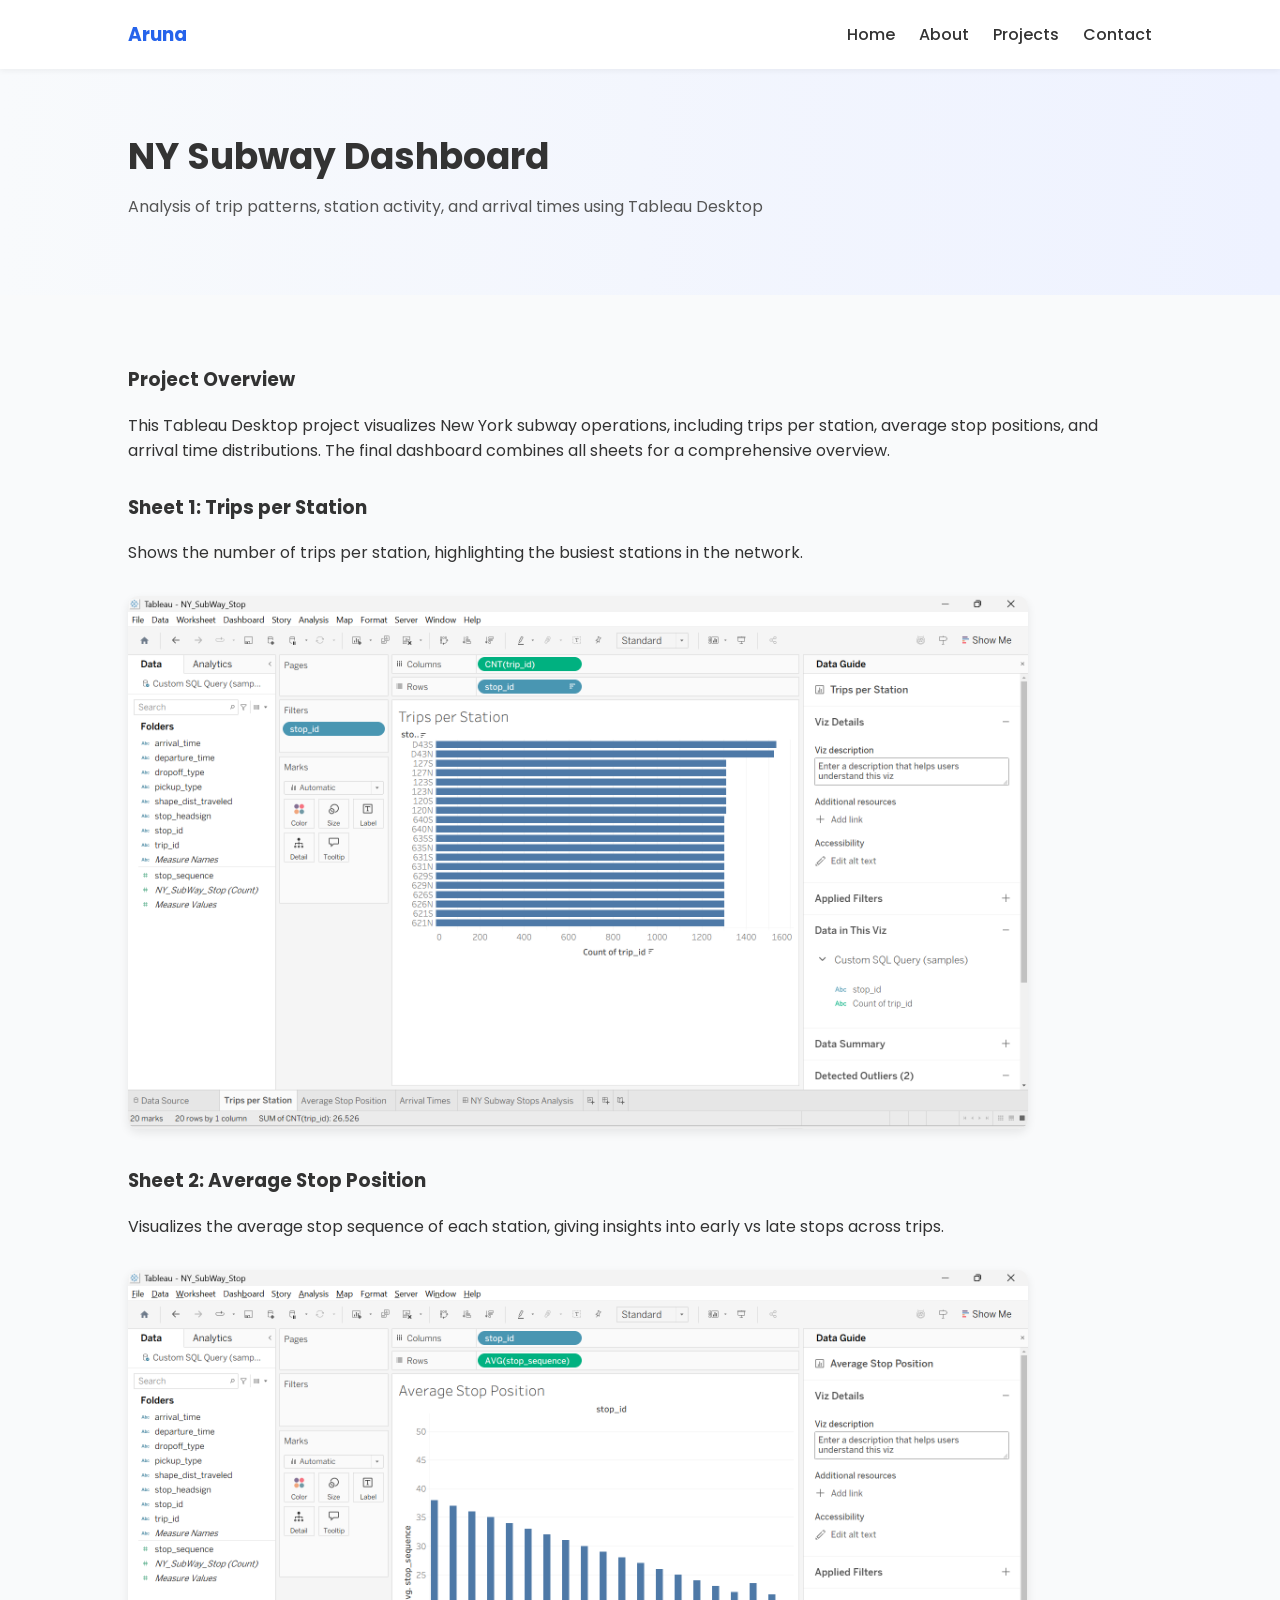
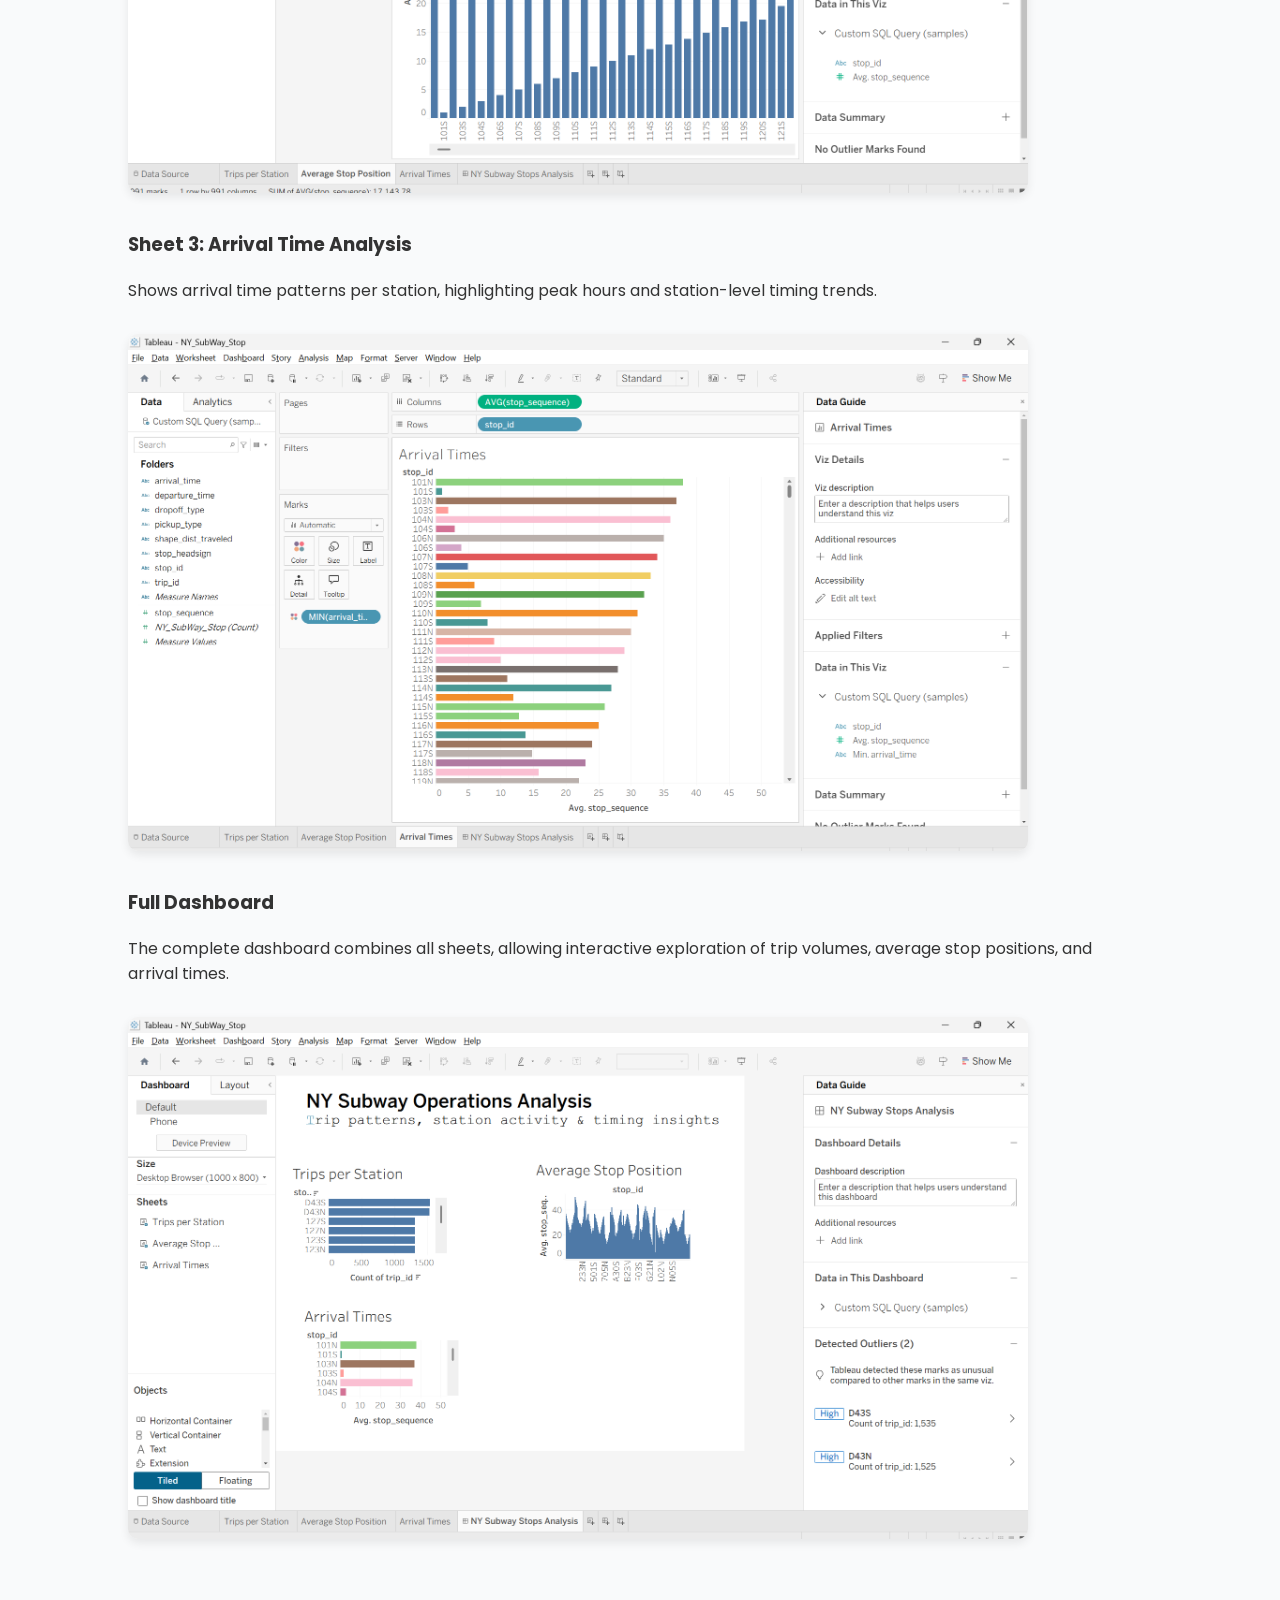
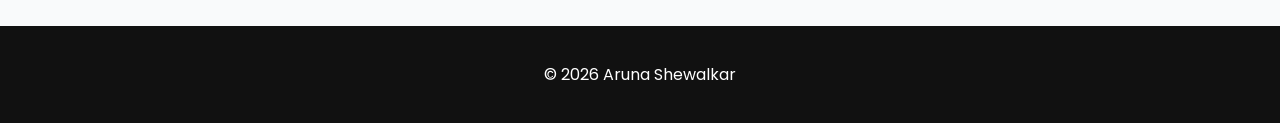
<file: tableau_NY_subway.html>
<!DOCTYPE html>
<html lang="en">
<head>
  <meta charset="UTF-8">
  <meta name="viewport" content="width=device-width, initial-scale=1.0">
  <title>NY Subway Dashboard | Aruna Shewalkar</title>

  <link href="https://fonts.googleapis.com/css2?family=Poppins:wght@300;500;600&display=swap" rel="stylesheet">

  <style>
    body {
      margin: 0;
      font-family: 'Poppins', sans-serif;
      background: #f9fafb;
      color: #333;
    }

    /* NAVBAR */
    nav {
      display: flex;
      justify-content: space-between;
      align-items: center;
      padding: 20px 10%;
      background: white;
      box-shadow: 0 2px 6px rgba(0,0,0,0.05);
      position: sticky;
      top: 0;
    }

    nav h3 {
      margin: 0;
      color: #2563eb;
    }

    nav a {
      margin-left: 20px;
      text-decoration: none;
      color: #333;
      font-weight: 500;
    }

    nav a:hover {
      color: #2563eb;
    }

    /* HEADER */
    .header {
      padding: 60px 10%;
      background: linear-gradient(to right, #f8fafc, #eef2ff);
    }

    .header h1 {
      margin: 0;
      font-size: 36px;
    }

    .header p {
      margin-top: 10px;
      color: #555;
    }

    /* CONTAINER */
    .container {
      max-width: 1000px;
      margin-left: 10%;
      padding: 40px 0;
    }

    h3 {
      margin-top: 30px;
    }

    pre {
      background: #f1f5f9;
      padding: 15px;
      border-radius: 10px;
      overflow-x: auto;
    }

    img {
      width: 100%;
      max-width: 900px;
      border-radius: 10px;
      margin-top: 15px;
      box-shadow: 0 4px 10px rgba(0,0,0,0.08);
    }

    footer {
      text-align: center;
      padding: 20px;
      background: #111;
      color: white;
      margin-top: 40px;
    }
  </style>
</head>

<body>

  <!-- NAVBAR -->
  <nav>
    <h3>Aruna</h3>
    <div>
      <a href="index.html">Home</a>
      <a href="about.html">About</a>
      <a href="project.html">Projects</a>
      <a href="contact.html">Contact</a>
    </div>
  </nav>

  <!-- HEADER -->
  <section class="header">
    <h1>NY Subway Dashboard</h1>
    <p>Analysis of trip patterns, station activity, and arrival times using Tableau Desktop</p>
  </section>

  <!-- CONTENT -->
  <div class="container">

    <h3>Project Overview</h3>
    <p>
      This Tableau Desktop project visualizes New York subway operations, including trips per station,
      average stop positions, and arrival time distributions. The final dashboard combines all sheets
      for a comprehensive overview.
    </p>

    <h3>Sheet 1: Trips per Station</h3>
    <p>
      Shows the number of trips per station, highlighting the busiest stations in the network.
    </p>
    <img src="trips_per_station.png" alt="Trips per Station">

    <h3>Sheet 2: Average Stop Position</h3>
    <p>
      Visualizes the average stop sequence of each station, giving insights into early vs late stops across trips.
    </p>
    <img src="average_stop_position.png" alt="Average Stop Position">

    <h3>Sheet 3: Arrival Time Analysis</h3>
    <p>
      Shows arrival time patterns per station, highlighting peak hours and station-level timing trends.
    </p>
    <img src="arrival_time.png" alt="Arrival Time Analysis">

    <h3>Full Dashboard</h3>
    <p>
      The complete dashboard combines all sheets, allowing interactive exploration of trip volumes,
      average stop positions, and arrival times.
    </p>
    <img src="NY_subway_dashboard.png" alt="Full NY Subway Dashboard">

  </div>

  <!-- FOOTER -->
  <footer>
    <p>© 2026 Aruna Shewalkar</p>
  </footer>

</body>
</html>
</file>
